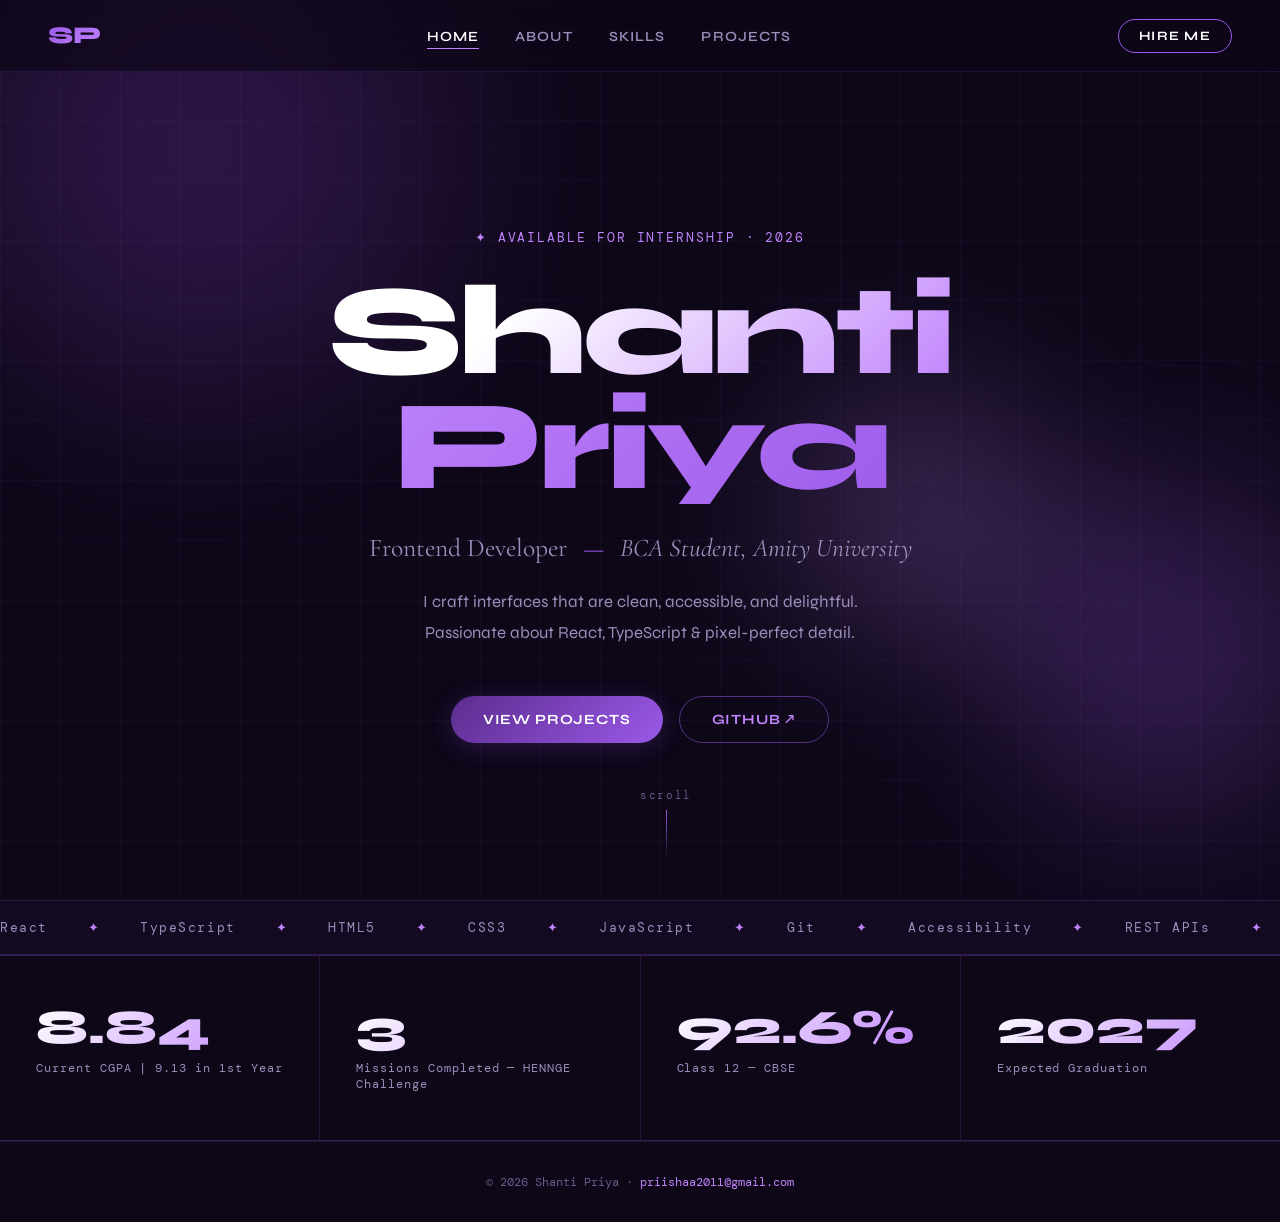
<file: index.html>
<!DOCTYPE html>
<html lang="en">
<head>
  <meta charset="UTF-8" />
  <meta name="viewport" content="width=device-width, initial-scale=1.0"/>
  <title>Shanti Priya — Frontend Developer</title>
  <link rel="preconnect" href="https://fonts.googleapis.com">
  <link href="https://fonts.googleapis.com/css2?family=Cormorant+Garamond:ital,wght@0,300;0,400;0,600;1,300&family=DM+Mono:wght@300;400&family=Syne:wght@400;600;800&display=swap" rel="stylesheet">
  <link rel="stylesheet" href="styles.css">
</head>
<body>

  <nav class="nav">
    <a href="index.html" class="nav-logo">SP</a>
    <ul class="nav-links">
      <li><a href="index.html" class="active">Home</a></li>
      <li><a href="about.html">About</a></li>
      <li><a href="skills.html">Skills</a></li>
      <li><a href="projects.html">Projects</a></li>
    </ul>
    <a href="mailto:priishaa2011@gmail.com" class="nav-cta">Hire Me</a>
  </nav>

  <main class="hero">
    <div class="hero-bg">
      <div class="orb orb1"></div>
      <div class="orb orb2"></div>
      <div class="orb orb3"></div>
      <div class="grid-overlay"></div>
    </div>

    <div class="hero-content">
      <p class="hero-tag animate-in" style="animation-delay:0.1s">✦ Available for Internship · 2026</p>
      <h1 class="hero-name animate-in" style="animation-delay:0.25s">
        <span class="name-first">Shanti</span>
        <span class="name-last">Priya</span>
      </h1>
      <p class="hero-role animate-in" style="animation-delay:0.4s">
        <span class="role-line">Frontend Developer</span>
        <span class="role-sep">—</span>
        <span class="role-line italic">BCA Student, Amity University</span>
      </p>
      <p class="hero-desc animate-in" style="animation-delay:0.55s">
        I craft interfaces that are clean, accessible, and delightful.<br>
        Passionate about React, TypeScript & pixel-perfect detail.
      </p>
      <div class="hero-actions animate-in" style="animation-delay:0.7s">
        <a href="projects.html" class="btn btn-primary">View Projects</a>
        <a href="https://github.com/priyashanti18" target="_blank" class="btn btn-outline">GitHub ↗</a>
      </div>
    </div>

    <div class="hero-scroll animate-in" style="animation-delay:1s">
      <span>scroll</span>
      <div class="scroll-line"></div>
    </div>
  </main>

  <section class="marquee-strip">
    <div class="marquee-track">
      <span>React</span><span>✦</span><span>TypeScript</span><span>✦</span>
      <span>HTML5</span><span>✦</span><span>CSS3</span><span>✦</span>
      <span>JavaScript</span><span>✦</span><span>Git</span><span>✦</span>
      <span>Accessibility</span><span>✦</span><span>REST APIs</span><span>✦</span>
      <span>React</span><span>✦</span><span>TypeScript</span><span>✦</span>
      <span>HTML5</span><span>✦</span><span>CSS3</span><span>✦</span>
      <span>JavaScript</span><span>✦</span><span>Git</span><span>✦</span>
      <span>Accessibility</span><span>✦</span><span>REST APIs</span><span>✦</span>
    </div>
  </section>

  <section class="quick-stats">
    <div class="stat-card animate-up">
      <span class="stat-number">8.84</span>
      <span class="stat-label">Current CGPA | 9.13 in 1st Year</span>
    </div>
    <div class="stat-card animate-up" style="animation-delay:0.15s">
      <span class="stat-number">3</span>
      <span class="stat-label">Missions Completed — HENNGE Challenge</span>
    </div>
    <div class="stat-card animate-up" style="animation-delay:0.3s">
      <span class="stat-number">92.6%</span>
      <span class="stat-label">Class 12 — CBSE</span>
    </div>
    <div class="stat-card animate-up" style="animation-delay:0.45s">
      <span class="stat-number">2027</span>
      <span class="stat-label">Expected Graduation</span>
    </div>
  </section>

  <footer class="footer">
    <p>© 2026 Shanti Priya · <a href="mailto:priishaa2011@gmail.com">priishaa2011@gmail.com</a></p>
  </footer>

  <script src="main.js"></script>
</body>
</html>
</file>
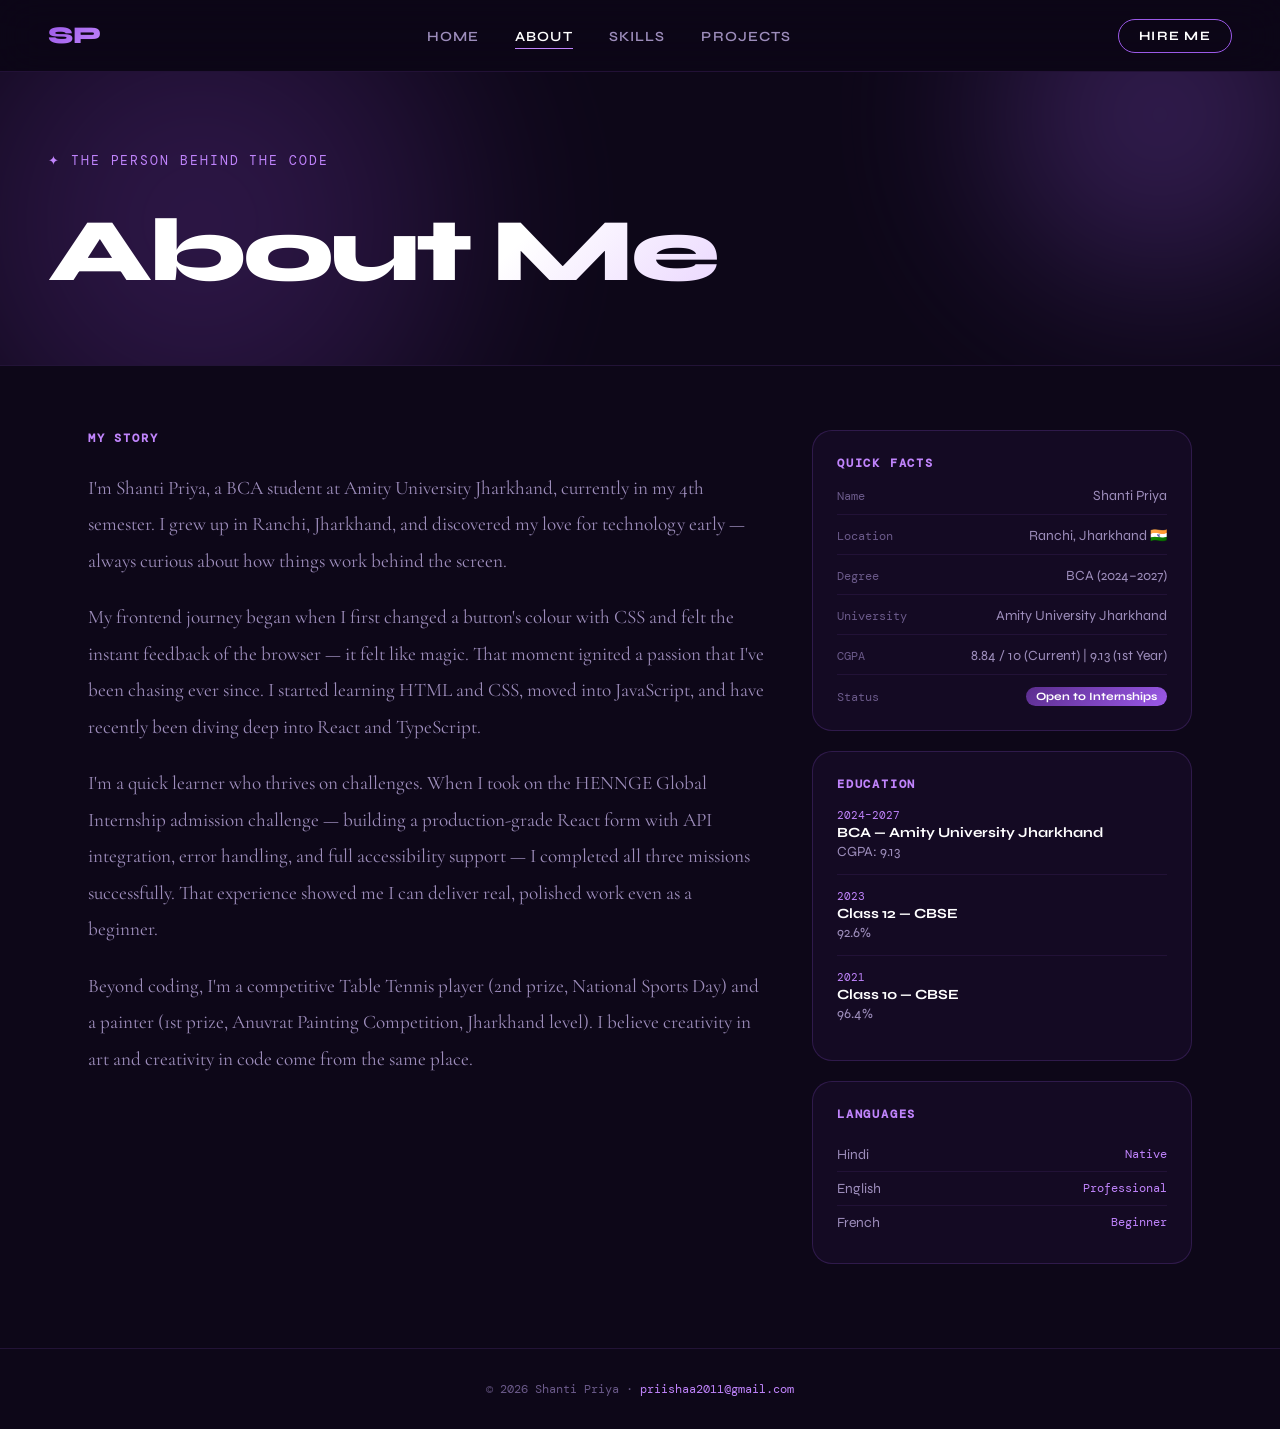
<file: about.html>
<!DOCTYPE html>
<html lang="en">
<head>
  <meta charset="UTF-8" />
  <meta name="viewport" content="width=device-width, initial-scale=1.0"/>
  <title>About — Shanti Priya</title>
  <link rel="preconnect" href="https://fonts.googleapis.com">
  <link href="https://fonts.googleapis.com/css2?family=Cormorant+Garamond:ital,wght@0,300;0,400;0,600;1,300&family=DM+Mono:wght@300;400&family=Syne:wght@400;600;800&display=swap" rel="stylesheet">
  <link rel="stylesheet" href="styles.css">
</head>
<body>

  <nav class="nav">
    <a href="index.html" class="nav-logo">SP</a>
    <ul class="nav-links">
      <li><a href="index.html">Home</a></li>
      <li><a href="about.html" class="active">About</a></li>
      <li><a href="skills.html">Skills</a></li>
      <li><a href="projects.html">Projects</a></li>
    </ul>
    <a href="mailto:priishaa2011@gmail.com" class="nav-cta">Hire Me</a>
  </nav>

  <main class="page-main">
    <div class="page-hero">
      <div class="orb orb1"></div>
      <div class="orb orb2"></div>
      <p class="hero-tag animate-in">✦ The Person Behind the Code</p>
      <h1 class="page-title animate-in" style="animation-delay:0.2s">About Me</h1>
    </div>

    <section class="about-grid">
      <div class="about-story animate-up">
        <h2 class="section-label">My Story</h2>
        <p>
          I'm Shanti Priya, a BCA student at Amity University Jharkhand, currently in my 4th semester.
          I grew up in Ranchi, Jharkhand, and discovered my love for technology early — always curious
          about how things work behind the screen.
        </p>
        <p>
          My frontend journey began when I first changed a button's colour with CSS and felt the instant
          feedback of the browser — it felt like magic. That moment ignited a passion that I've been
          chasing ever since. I started learning HTML and CSS, moved into JavaScript, and have recently
          been diving deep into React and TypeScript.
        </p>
        <p>
          I'm a quick learner who thrives on challenges. When I took on the HENNGE Global Internship
          admission challenge — building a production-grade React form with API integration, error handling,
          and full accessibility support — I completed all three missions successfully. That experience
          showed me I can deliver real, polished work even as a beginner.
        </p>
        <p>
          Beyond coding, I'm a competitive Table Tennis player (2nd prize, National Sports Day) and a
          painter (1st prize, Anuvrat Painting Competition, Jharkhand level). I believe creativity in
          art and creativity in code come from the same place.
        </p>
      </div>

      <div class="about-sidebar animate-up" style="animation-delay:0.2s">
        <div class="info-card">
          <h3>Quick Facts</h3>
          <ul>
            <li><span class="info-label">Name</span><span>Shanti Priya</span></li>
            <li><span class="info-label">Location</span><span>Ranchi, Jharkhand 🇮🇳</span></li>
            <li><span class="info-label">Degree</span><span>BCA (2024–2027)</span></li>
            <li><span class="info-label">University</span><span>Amity University Jharkhand</span></li>
            <li><span class="info-label">CGPA</span><span>8.84 / 10 (Current) | 9.13 (1st Year)</span></li>
            <li><span class="info-label">Status</span><span class="badge">Open to Internships</span></li>
          </ul>
        </div>

        <div class="info-card">
          <h3>Education</h3>
          <div class="edu-item">
            <span class="edu-year">2024–2027</span>
            <strong>BCA — Amity University Jharkhand</strong>
            <span>CGPA: 9.13</span>
          </div>
          <div class="edu-item">
            <span class="edu-year">2023</span>
            <strong>Class 12 — CBSE</strong>
            <span>92.6%</span>
          </div>
          <div class="edu-item">
            <span class="edu-year">2021</span>
            <strong>Class 10 — CBSE</strong>
            <span>96.4%</span>
          </div>
        </div>

        <div class="info-card">
          <h3>Languages</h3>
          <div class="lang-row"><span>Hindi</span><span class="lang-level">Native</span></div>
          <div class="lang-row"><span>English</span><span class="lang-level">Professional</span></div>
          <div class="lang-row"><span>French</span><span class="lang-level">Beginner</span></div>
        </div>
      </div>
    </section>
  </main>

  <footer class="footer">
    <p>© 2026 Shanti Priya · <a href="mailto:priishaa2011@gmail.com">priishaa2011@gmail.com</a></p>
  </footer>

  <script src="main.js"></script>
</body>
</html>
</file>
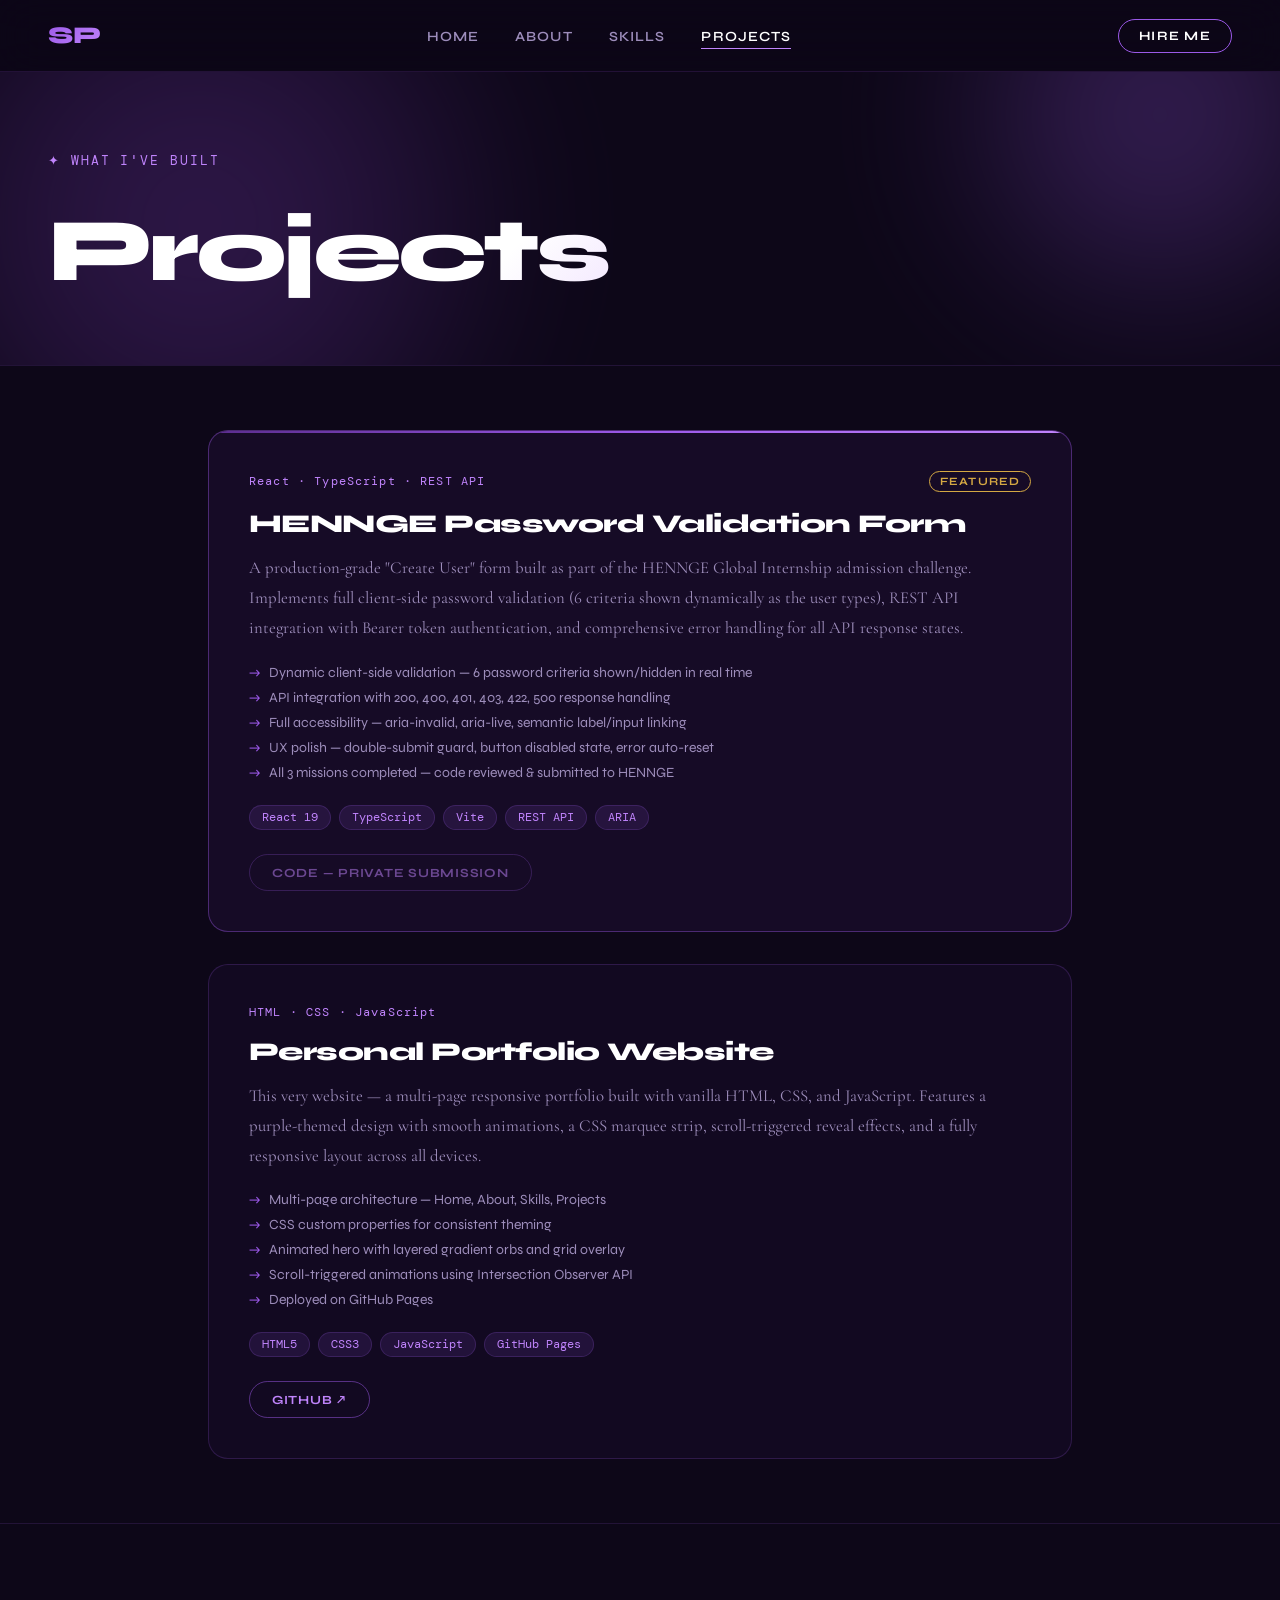
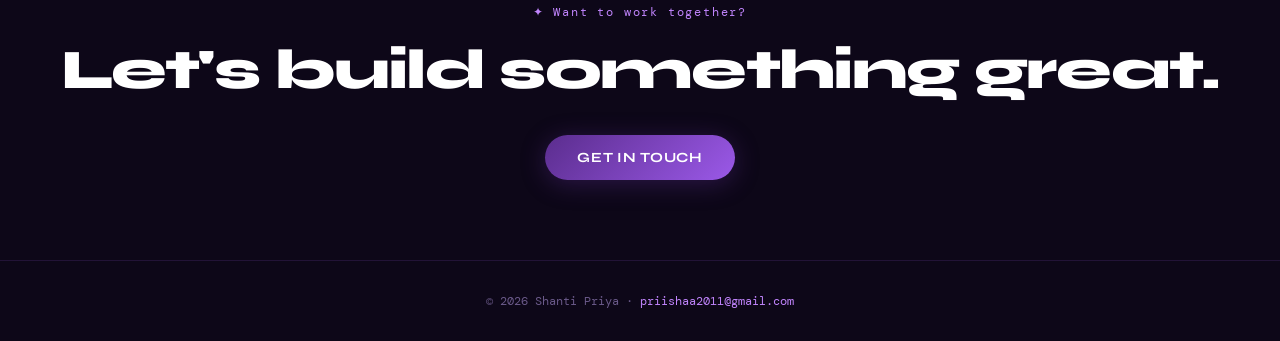
<file: projects.html>
<!DOCTYPE html>
<html lang="en">
<head>
  <meta charset="UTF-8" />
  <meta name="viewport" content="width=device-width, initial-scale=1.0"/>
  <title>Projects — Shanti Priya</title>
  <link rel="preconnect" href="https://fonts.googleapis.com">
  <link href="https://fonts.googleapis.com/css2?family=Cormorant+Garamond:ital,wght@0,300;0,400;0,600;1,300&family=DM+Mono:wght@300;400&family=Syne:wght@400;600;800&display=swap" rel="stylesheet">
  <link rel="stylesheet" href="styles.css">
</head>
<body>

  <nav class="nav">
    <a href="index.html" class="nav-logo">SP</a>
    <ul class="nav-links">
      <li><a href="index.html">Home</a></li>
      <li><a href="about.html">About</a></li>
      <li><a href="skills.html">Skills</a></li>
      <li><a href="projects.html" class="active">Projects</a></li>
    </ul>
    <a href="mailto:priishaa2011@gmail.com" class="nav-cta">Hire Me</a>
  </nav>

  <main class="page-main">
    <div class="page-hero">
      <div class="orb orb1"></div>
      <div class="orb orb2"></div>
      <p class="hero-tag animate-in">✦ What I've Built</p>
      <h1 class="page-title animate-in" style="animation-delay:0.2s">Projects</h1>
    </div>

    <section class="projects-grid">

      <article class="project-card featured animate-up">
        <div class="project-header">
          <span class="project-tag">React · TypeScript · REST API</span>
          <span class="project-badge">Featured</span>
        </div>
        <h2 class="project-title">HENNGE Password Validation Form</h2>
        <p class="project-desc">
          A production-grade "Create User" form built as part of the HENNGE Global Internship
          admission challenge. Implements full client-side password validation (6 criteria shown
          dynamically as the user types), REST API integration with Bearer token authentication,
          and comprehensive error handling for all API response states.
        </p>
        <ul class="project-highlights">
          <li>Dynamic client-side validation — 6 password criteria shown/hidden in real time</li>
          <li>API integration with 200, 400, 401, 403, 422, 500 response handling</li>
          <li>Full accessibility — aria-invalid, aria-live, semantic label/input linking</li>
          <li>UX polish — double-submit guard, button disabled state, error auto-reset</li>
          <li>All 3 missions completed — code reviewed & submitted to HENNGE</li>
        </ul>
        <div class="project-tech">
          <span>React 19</span><span>TypeScript</span><span>Vite</span><span>REST API</span><span>ARIA</span>
        </div>
        <div class="project-links">
          <span class="btn btn-outline btn-sm" style="opacity:0.5;cursor:default;">Code — Private Submission</span>
        </div>
      </article>

      <article class="project-card animate-up" style="animation-delay:0.2s">
        <div class="project-header">
          <span class="project-tag">HTML · CSS · JavaScript</span>
        </div>
        <h2 class="project-title">Personal Portfolio Website</h2>
        <p class="project-desc">
          This very website — a multi-page responsive portfolio built with vanilla HTML, CSS, and
          JavaScript. Features a purple-themed design with smooth animations, a CSS marquee strip,
          scroll-triggered reveal effects, and a fully responsive layout across all devices.
        </p>
        <ul class="project-highlights">
          <li>Multi-page architecture — Home, About, Skills, Projects</li>
          <li>CSS custom properties for consistent theming</li>
          <li>Animated hero with layered gradient orbs and grid overlay</li>
          <li>Scroll-triggered animations using Intersection Observer API</li>
          <li>Deployed on GitHub Pages</li>
        </ul>
        <div class="project-tech">
          <span>HTML5</span><span>CSS3</span><span>JavaScript</span><span>GitHub Pages</span>
        </div>
        <div class="project-links">
          <a href="https://github.com/priyashanti18" target="_blank" class="btn btn-outline btn-sm">GitHub ↗</a>
        </div>
      </article>

    </section>

    <section class="cta-section animate-up">
      <p class="cta-label">✦ Want to work together?</p>
      <h2 class="cta-title">Let's build something great.</h2>
      <a href="mailto:priishaa2011@gmail.com" class="btn btn-primary">Get in Touch</a>
    </section>
  </main>

  <footer class="footer">
    <p>© 2026 Shanti Priya · <a href="mailto:priishaa2011@gmail.com">priishaa2011@gmail.com</a></p>
  </footer>

  <script src="main.js"></script>
</body>
</html>
</file>
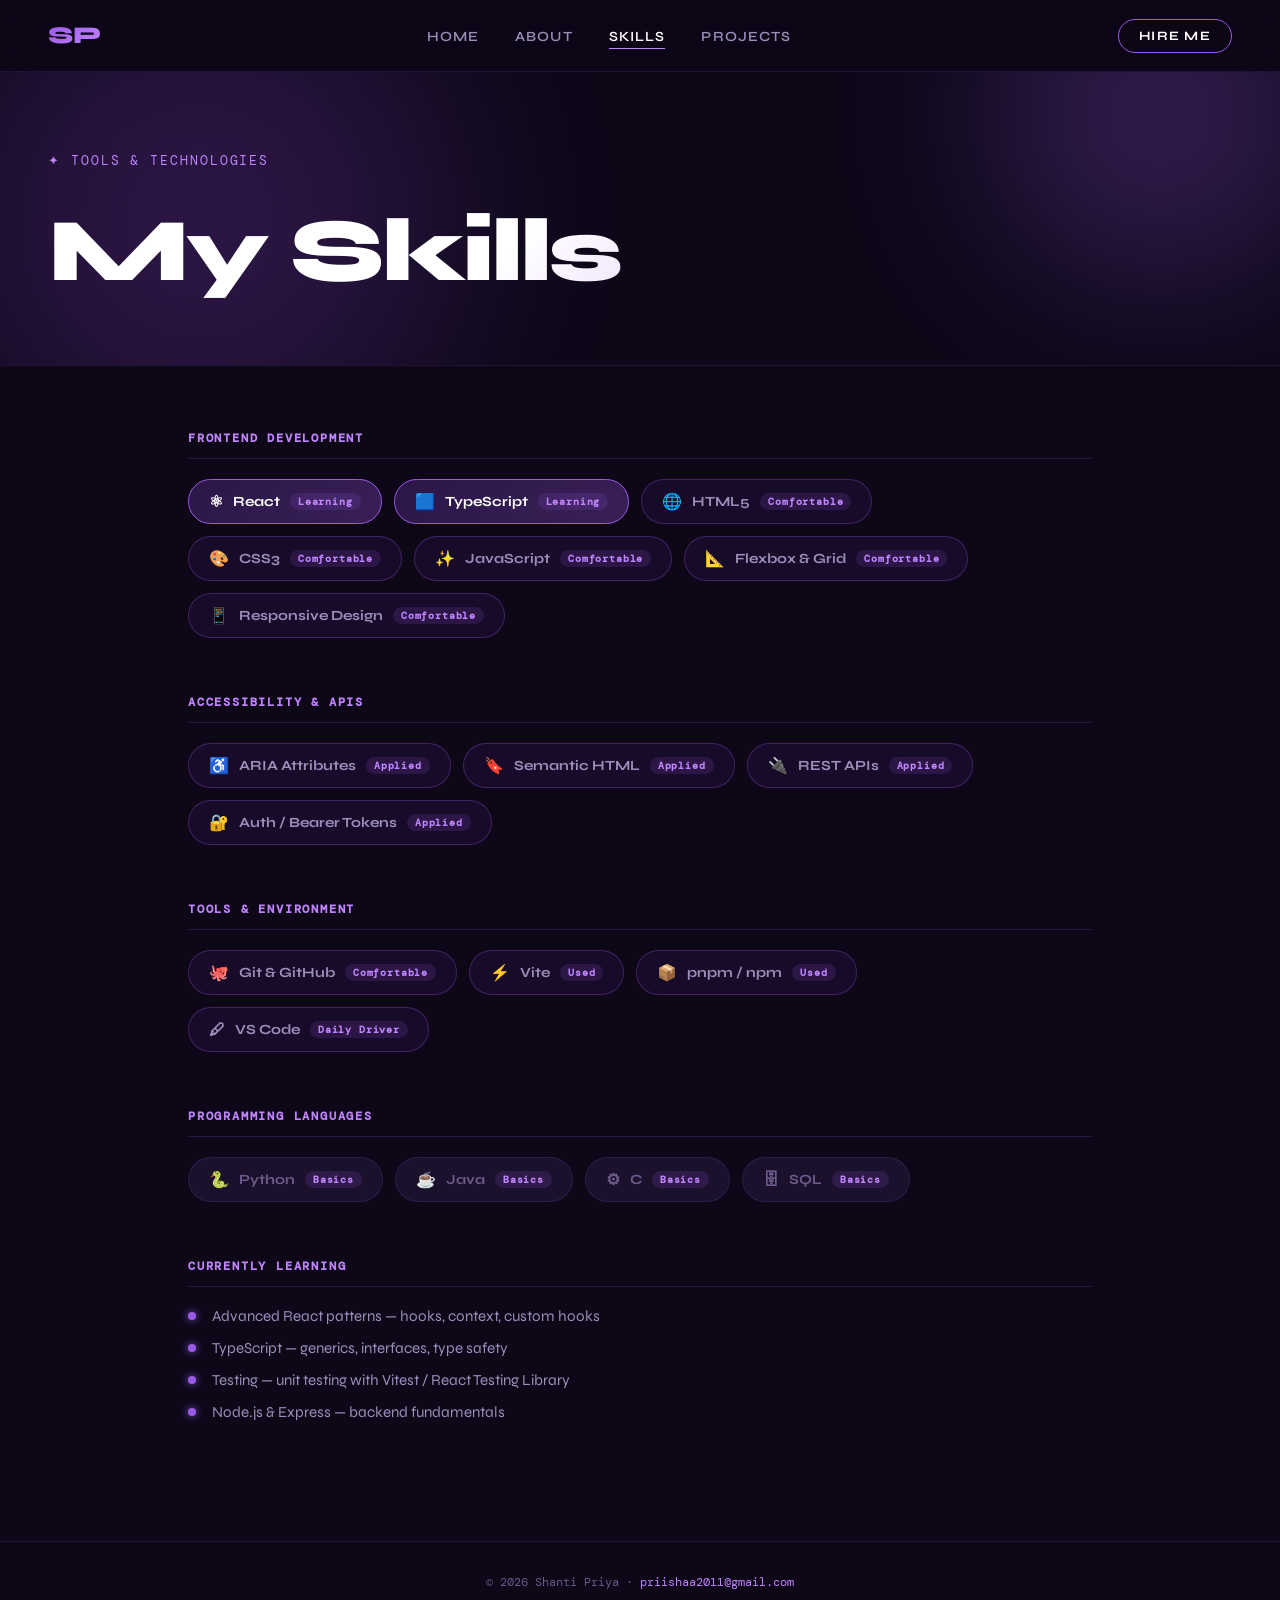
<file: skills.html>
<!DOCTYPE html>
<html lang="en">
<head>
  <meta charset="UTF-8" />
  <meta name="viewport" content="width=device-width, initial-scale=1.0"/>
  <title>Skills — Shanti Priya</title>
  <link rel="preconnect" href="https://fonts.googleapis.com">
  <link href="https://fonts.googleapis.com/css2?family=Cormorant+Garamond:ital,wght@0,300;0,400;0,600;1,300&family=DM+Mono:wght@300;400&family=Syne:wght@400;600;800&display=swap" rel="stylesheet">
  <link rel="stylesheet" href="styles.css">
</head>
<body>

  <nav class="nav">
    <a href="index.html" class="nav-logo">SP</a>
    <ul class="nav-links">
      <li><a href="index.html">Home</a></li>
      <li><a href="about.html">About</a></li>
      <li><a href="skills.html" class="active">Skills</a></li>
      <li><a href="projects.html">Projects</a></li>
    </ul>
    <a href="mailto:priishaa2011@gmail.com" class="nav-cta">Hire Me</a>
  </nav>

  <main class="page-main">
    <div class="page-hero">
      <div class="orb orb1"></div>
      <div class="orb orb2"></div>
      <p class="hero-tag animate-in">✦ Tools & Technologies</p>
      <h1 class="page-title animate-in" style="animation-delay:0.2s">My Skills</h1>
    </div>

    <section class="skills-section">

      <div class="skill-group animate-up">
        <h2 class="skill-group-title">Frontend Development</h2>
        <div class="skill-chips">
          <div class="skill-chip primary">
            <span class="chip-icon">⚛</span>
            <span class="chip-name">React</span>
            <span class="chip-level">Learning</span>
          </div>
          <div class="skill-chip primary">
            <span class="chip-icon">🟦</span>
            <span class="chip-name">TypeScript</span>
            <span class="chip-level">Learning</span>
          </div>
          <div class="skill-chip solid">
            <span class="chip-icon">🌐</span>
            <span class="chip-name">HTML5</span>
            <span class="chip-level">Comfortable</span>
          </div>
          <div class="skill-chip solid">
            <span class="chip-icon">🎨</span>
            <span class="chip-name">CSS3</span>
            <span class="chip-level">Comfortable</span>
          </div>
          <div class="skill-chip solid">
            <span class="chip-icon">✨</span>
            <span class="chip-name">JavaScript</span>
            <span class="chip-level">Comfortable</span>
          </div>
          <div class="skill-chip solid">
            <span class="chip-icon">📐</span>
            <span class="chip-name">Flexbox & Grid</span>
            <span class="chip-level">Comfortable</span>
          </div>
          <div class="skill-chip solid">
            <span class="chip-icon">📱</span>
            <span class="chip-name">Responsive Design</span>
            <span class="chip-level">Comfortable</span>
          </div>
        </div>
      </div>

      <div class="skill-group animate-up" style="animation-delay:0.15s">
        <h2 class="skill-group-title">Accessibility & APIs</h2>
        <div class="skill-chips">
          <div class="skill-chip solid">
            <span class="chip-icon">♿</span>
            <span class="chip-name">ARIA Attributes</span>
            <span class="chip-level">Applied</span>
          </div>
          <div class="skill-chip solid">
            <span class="chip-icon">🔖</span>
            <span class="chip-name">Semantic HTML</span>
            <span class="chip-level">Applied</span>
          </div>
          <div class="skill-chip solid">
            <span class="chip-icon">🔌</span>
            <span class="chip-name">REST APIs</span>
            <span class="chip-level">Applied</span>
          </div>
          <div class="skill-chip solid">
            <span class="chip-icon">🔐</span>
            <span class="chip-name">Auth / Bearer Tokens</span>
            <span class="chip-level">Applied</span>
          </div>
        </div>
      </div>

      <div class="skill-group animate-up" style="animation-delay:0.3s">
        <h2 class="skill-group-title">Tools & Environment</h2>
        <div class="skill-chips">
          <div class="skill-chip solid">
            <span class="chip-icon">🐙</span>
            <span class="chip-name">Git & GitHub</span>
            <span class="chip-level">Comfortable</span>
          </div>
          <div class="skill-chip solid">
            <span class="chip-icon">⚡</span>
            <span class="chip-name">Vite</span>
            <span class="chip-level">Used</span>
          </div>
          <div class="skill-chip solid">
            <span class="chip-icon">📦</span>
            <span class="chip-name">pnpm / npm</span>
            <span class="chip-level">Used</span>
          </div>
          <div class="skill-chip solid">
            <span class="chip-icon">🖊</span>
            <span class="chip-name">VS Code</span>
            <span class="chip-level">Daily Driver</span>
          </div>
        </div>
      </div>

      <div class="skill-group animate-up" style="animation-delay:0.45s">
        <h2 class="skill-group-title">Programming Languages</h2>
        <div class="skill-chips">
          <div class="skill-chip muted">
            <span class="chip-icon">🐍</span>
            <span class="chip-name">Python</span>
            <span class="chip-level">Basics</span>
          </div>
          <div class="skill-chip muted">
            <span class="chip-icon">☕</span>
            <span class="chip-name">Java</span>
            <span class="chip-level">Basics</span>
          </div>
          <div class="skill-chip muted">
            <span class="chip-icon">⚙</span>
            <span class="chip-name">C</span>
            <span class="chip-level">Basics</span>
          </div>
          <div class="skill-chip muted">
            <span class="chip-icon">🗄</span>
            <span class="chip-name">SQL</span>
            <span class="chip-level">Basics</span>
          </div>
        </div>
      </div>

      <div class="skill-group animate-up" style="animation-delay:0.6s">
        <h2 class="skill-group-title">Currently Learning</h2>
        <div class="learning-list">
          <div class="learning-item">
            <span class="learning-dot"></span>
            <span>Advanced React patterns — hooks, context, custom hooks</span>
          </div>
          <div class="learning-item">
            <span class="learning-dot"></span>
            <span>TypeScript — generics, interfaces, type safety</span>
          </div>
          <div class="learning-item">
            <span class="learning-dot"></span>
            <span>Testing — unit testing with Vitest / React Testing Library</span>
          </div>
          <div class="learning-item">
            <span class="learning-dot"></span>
            <span>Node.js & Express — backend fundamentals</span>
          </div>
        </div>
      </div>

    </section>
  </main>

  <footer class="footer">
    <p>© 2026 Shanti Priya · <a href="mailto:priishaa2011@gmail.com">priishaa2011@gmail.com</a></p>
  </footer>

  <script src="main.js"></script>
</body>
</html>
</file>
<file: styles.css>
/* ── Variables ─────────────────────────────────────────────────────────── */
:root {
  --purple-deep:    #2D0A6B;
  --purple:         #5B2D8E;
  --purple-mid:     #7C3DB8;
  --purple-bright:  #9B59E8;
  --purple-glow:    #C084FC;
  --purple-soft:    #EDE7F6;
  --purple-ultra:   #F5F0FF;
  --ink:            #0D0718;
  --ink-muted:      #2A1C42;
  --text:           #1A0A30;
  --text-muted:     #6B5A8A;
  --text-light:     #9D8DBB;
  --white:          #FFFFFF;
  --gold:           #D4A843;
  --font-display:   'Syne', sans-serif;
  --font-serif:     'Cormorant Garamond', serif;
  --font-mono:      'DM Mono', monospace;
  --radius:         12px;
  --radius-lg:      20px;
  --nav-h:          72px;
  --transition:     0.35s cubic-bezier(0.4, 0, 0.2, 1);
}

/* ── Reset ─────────────────────────────────────────────────────────────── */
*, *::before, *::after { margin: 0; padding: 0; box-sizing: border-box; }
html { scroll-behavior: smooth; }
body {
  font-family: var(--font-display);
  background: var(--ink);
  color: var(--white);
  min-height: 100vh;
  overflow-x: hidden;
}
a { text-decoration: none; color: inherit; }
ul { list-style: none; }
img { display: block; max-width: 100%; }

/* ── Nav ───────────────────────────────────────────────────────────────── */
.nav {
  position: fixed; top: 0; left: 0; right: 0; z-index: 100;
  height: var(--nav-h);
  display: flex; align-items: center; justify-content: space-between;
  padding: 0 48px;
  background: rgba(13,7,24,0.7);
  backdrop-filter: blur(20px);
  border-bottom: 1px solid rgba(155,89,232,0.15);
}
.nav-logo {
  font-family: var(--font-display);
  font-weight: 800; font-size: 1.5rem;
  background: linear-gradient(135deg, var(--purple-bright), var(--purple-glow));
  -webkit-background-clip: text; -webkit-text-fill-color: transparent;
  letter-spacing: -0.02em;
}
.nav-links {
  display: flex; gap: 36px;
}
.nav-links a {
  font-size: 0.875rem; font-weight: 600; letter-spacing: 0.08em;
  text-transform: uppercase; color: var(--text-light);
  transition: color var(--transition);
  position: relative; padding-bottom: 4px;
}
.nav-links a::after {
  content: ''; position: absolute; bottom: 0; left: 0;
  width: 0; height: 1px;
  background: var(--purple-glow);
  transition: width var(--transition);
}
.nav-links a:hover, .nav-links a.active {
  color: var(--white);
}
.nav-links a:hover::after, .nav-links a.active::after { width: 100%; }
.nav-cta {
  font-size: 0.8rem; font-weight: 700; letter-spacing: 0.1em;
  text-transform: uppercase; color: var(--white);
  border: 1px solid var(--purple-bright);
  padding: 8px 20px; border-radius: 40px;
  transition: background var(--transition), box-shadow var(--transition);
}
.nav-cta:hover {
  background: var(--purple-bright);
  box-shadow: 0 0 20px rgba(155,89,232,0.4);
}

/* ── Animations ────────────────────────────────────────────────────────── */
@keyframes fadeUp {
  from { opacity: 0; transform: translateY(32px); }
  to   { opacity: 1; transform: translateY(0); }
}
@keyframes fadeIn {
  from { opacity: 0; } to { opacity: 1; }
}
@keyframes float {
  0%, 100% { transform: translateY(0) scale(1); }
  50%       { transform: translateY(-20px) scale(1.05); }
}
@keyframes scrollLine {
  0%   { transform: scaleY(0); transform-origin: top; }
  50%  { transform: scaleY(1); transform-origin: top; }
  51%  { transform: scaleY(1); transform-origin: bottom; }
  100% { transform: scaleY(0); transform-origin: bottom; }
}
@keyframes marquee {
  from { transform: translateX(0); }
  to   { transform: translateX(-50%); }
}

.animate-in {
  opacity: 0;
  animation: fadeUp 0.8s ease forwards;
}
.animate-up {
  opacity: 0;
  transform: translateY(40px);
  transition: opacity 0.7s ease, transform 0.7s ease;
}
.animate-up.visible {
  opacity: 1;
  transform: translateY(0);
}

/* ── Hero ──────────────────────────────────────────────────────────────── */
.hero {
  position: relative; min-height: 100vh;
  display: flex; align-items: center; justify-content: center;
  overflow: hidden; padding-top: var(--nav-h);
}
.hero-bg {
  position: absolute; inset: 0; pointer-events: none;
}
.orb {
  position: absolute; border-radius: 50%;
  filter: blur(80px); opacity: 0.35;
}
.orb1 {
  width: 600px; height: 600px;
  background: radial-gradient(circle, var(--purple-mid), transparent);
  top: -150px; left: -100px;
  animation: float 8s ease-in-out infinite;
}
.orb2 {
  width: 400px; height: 400px;
  background: radial-gradient(circle, var(--purple-bright), transparent);
  bottom: 50px; right: -80px;
  animation: float 10s ease-in-out infinite reverse;
}
.orb3 {
  width: 300px; height: 300px;
  background: radial-gradient(circle, #C084FC, transparent);
  top: 40%; left: 60%;
  animation: float 12s ease-in-out infinite;
}
.grid-overlay {
  position: absolute; inset: 0;
  background-image:
    linear-gradient(rgba(155,89,232,0.05) 1px, transparent 1px),
    linear-gradient(90deg, rgba(155,89,232,0.05) 1px, transparent 1px);
  background-size: 60px 60px;
}
.hero-content {
  position: relative; z-index: 2;
  text-align: center; max-width: 820px; padding: 0 24px;
}
.hero-tag {
  font-family: var(--font-mono);
  font-size: 0.8rem; letter-spacing: 0.15em;
  color: var(--purple-glow); text-transform: uppercase;
  margin-bottom: 28px;
}
.hero-name {
  font-family: var(--font-display);
  font-size: clamp(4rem, 10vw, 9rem);
  font-weight: 800; line-height: 0.9;
  letter-spacing: -0.04em;
  margin-bottom: 28px;
}
.name-first {
  display: block;
  background: linear-gradient(135deg, var(--white) 30%, var(--purple-glow));
  -webkit-background-clip: text; -webkit-text-fill-color: transparent;
}
.name-last {
  display: block;
  background: linear-gradient(135deg, var(--purple-glow), var(--purple-bright));
  -webkit-background-clip: text; -webkit-text-fill-color: transparent;
}
.hero-role {
  display: flex; align-items: center; justify-content: center;
  gap: 16px; flex-wrap: wrap;
  font-family: var(--font-serif);
  font-size: clamp(1.1rem, 2.5vw, 1.6rem);
  color: var(--text-light);
  margin-bottom: 24px;
}
.role-sep { color: var(--purple-bright); }
.italic { font-style: italic; }
.hero-desc {
  font-size: 1.05rem; line-height: 1.8;
  color: var(--text-light);
  margin-bottom: 48px;
}
.hero-actions { display: flex; gap: 16px; justify-content: center; flex-wrap: wrap; }

/* Buttons */
.btn {
  display: inline-flex; align-items: center; gap: 8px;
  font-family: var(--font-display);
  font-size: 0.875rem; font-weight: 700;
  letter-spacing: 0.06em; text-transform: uppercase;
  padding: 14px 32px; border-radius: 40px;
  transition: all var(--transition); cursor: pointer;
}
.btn-primary {
  background: linear-gradient(135deg, var(--purple), var(--purple-bright));
  color: var(--white);
  box-shadow: 0 4px 24px rgba(91,45,142,0.4);
}
.btn-primary:hover {
  transform: translateY(-2px);
  box-shadow: 0 8px 32px rgba(155,89,232,0.5);
}
.btn-outline {
  border: 1.5px solid rgba(155,89,232,0.5);
  color: var(--purple-glow);
  background: transparent;
}
.btn-outline:hover {
  border-color: var(--purple-bright);
  background: rgba(155,89,232,0.1);
  transform: translateY(-2px);
}
.btn-sm { padding: 10px 22px; font-size: 0.78rem; }

/* Scroll indicator */
.hero-scroll {
  position: absolute; bottom: 40px; left: 50%; transform: translateX(-50%);
  display: flex; flex-direction: column; align-items: center; gap: 8px;
  font-family: var(--font-mono); font-size: 0.7rem;
  color: var(--text-muted); letter-spacing: 0.15em;
}
.scroll-line {
  width: 1px; height: 50px;
  background: linear-gradient(to bottom, var(--purple-bright), transparent);
  animation: scrollLine 2s ease infinite;
}

/* ── Marquee ───────────────────────────────────────────────────────────── */
.marquee-strip {
  overflow: hidden;
  border-top: 1px solid rgba(155,89,232,0.2);
  border-bottom: 1px solid rgba(155,89,232,0.2);
  background: rgba(91,45,142,0.08);
  padding: 18px 0;
}
.marquee-track {
  display: flex; gap: 40px;
  white-space: nowrap;
  animation: marquee 20s linear infinite;
  font-family: var(--font-mono);
  font-size: 0.8rem; letter-spacing: 0.12em;
  color: var(--text-light);
}
.marquee-track span:nth-child(even) { color: var(--purple-glow); }

/* ── Stats ─────────────────────────────────────────────────────────────── */
.quick-stats {
  display: grid; grid-template-columns: repeat(auto-fit, minmax(200px, 1fr));
  gap: 1px; background: rgba(155,89,232,0.15);
  border-top: 1px solid rgba(155,89,232,0.15);
  border-bottom: 1px solid rgba(155,89,232,0.15);
}
.stat-card {
  background: var(--ink);
  padding: 48px 36px;
  display: flex; flex-direction: column; gap: 8px;
  transition: background var(--transition);
}
.stat-card:hover { background: rgba(91,45,142,0.12); }
.stat-number {
  font-family: var(--font-display);
  font-size: 3rem; font-weight: 800;
  background: linear-gradient(135deg, var(--white), var(--purple-glow));
  -webkit-background-clip: text; -webkit-text-fill-color: transparent;
  line-height: 1;
}
.stat-label {
  font-family: var(--font-mono);
  font-size: 0.75rem; color: var(--text-light); letter-spacing: 0.08em;
}

/* ── Page layouts ──────────────────────────────────────────────────────── */
.page-main { padding-top: var(--nav-h); min-height: 100vh; }
.page-hero {
  position: relative; overflow: hidden;
  padding: 80px 48px 60px;
  border-bottom: 1px solid rgba(155,89,232,0.15);
}
.page-title {
  font-family: var(--font-display);
  font-size: clamp(3rem, 7vw, 6rem);
  font-weight: 800; letter-spacing: -0.04em;
  background: linear-gradient(135deg, var(--white) 40%, var(--purple-glow));
  -webkit-background-clip: text; -webkit-text-fill-color: transparent;
  margin-top: 16px;
}

/* ── About ─────────────────────────────────────────────────────────────── */
.about-grid {
  display: grid; grid-template-columns: 1fr 380px;
  gap: 48px; padding: 64px 48px; max-width: 1200px; margin: 0 auto;
}
.about-story h2.section-label {
  font-family: var(--font-mono); font-size: 0.75rem;
  letter-spacing: 0.15em; text-transform: uppercase;
  color: var(--purple-glow); margin-bottom: 24px;
}
.about-story p {
  font-family: var(--font-serif); font-size: 1.2rem; line-height: 1.9;
  color: var(--text-light); margin-bottom: 20px;
}
.info-card {
  background: rgba(91,45,142,0.1);
  border: 1px solid rgba(155,89,232,0.2);
  border-radius: var(--radius-lg);
  padding: 24px; margin-bottom: 20px;
}
.info-card h3 {
  font-size: 0.75rem; font-family: var(--font-mono);
  letter-spacing: 0.15em; text-transform: uppercase;
  color: var(--purple-glow); margin-bottom: 16px;
}
.info-card ul { display: flex; flex-direction: column; gap: 12px; }
.info-card li {
  display: flex; justify-content: space-between; align-items: center;
  font-size: 0.875rem; color: var(--text-light);
  border-bottom: 1px solid rgba(155,89,232,0.1); padding-bottom: 10px;
}
.info-card li:last-child { border-bottom: none; padding-bottom: 0; }
.info-label { color: var(--text-muted); font-family: var(--font-mono); font-size: 0.75rem; }
.badge {
  background: linear-gradient(135deg, var(--purple), var(--purple-bright));
  color: white; font-size: 0.7rem; padding: 3px 10px;
  border-radius: 20px; font-weight: 700;
}
.edu-item {
  display: flex; flex-direction: column; gap: 2px;
  margin-bottom: 14px; padding-bottom: 14px;
  border-bottom: 1px solid rgba(155,89,232,0.1);
  font-size: 0.875rem;
}
.edu-item:last-child { margin-bottom: 0; border-bottom: none; }
.edu-year { font-family: var(--font-mono); font-size: 0.7rem; color: var(--purple-glow); }
.edu-item strong { color: var(--white); }
.edu-item span:last-child { color: var(--text-light); }
.lang-row {
  display: flex; justify-content: space-between;
  font-size: 0.875rem; color: var(--text-light);
  padding: 8px 0; border-bottom: 1px solid rgba(155,89,232,0.1);
}
.lang-row:last-child { border-bottom: none; }
.lang-level { font-family: var(--font-mono); font-size: 0.75rem; color: var(--purple-glow); }

/* ── Skills ────────────────────────────────────────────────────────────── */
.skills-section { padding: 64px 48px; max-width: 1000px; margin: 0 auto; }
.skill-group { margin-bottom: 56px; }
.skill-group-title {
  font-family: var(--font-mono); font-size: 0.75rem;
  letter-spacing: 0.15em; text-transform: uppercase;
  color: var(--purple-glow); margin-bottom: 20px;
  padding-bottom: 12px;
  border-bottom: 1px solid rgba(155,89,232,0.2);
}
.skill-chips { display: flex; flex-wrap: wrap; gap: 12px; }
.skill-chip {
  display: flex; align-items: center; gap: 10px;
  padding: 12px 20px; border-radius: 40px;
  font-size: 0.875rem; font-weight: 600;
  transition: all var(--transition);
}
.skill-chip.primary {
  background: linear-gradient(135deg, rgba(91,45,142,0.4), rgba(155,89,232,0.3));
  border: 1.5px solid var(--purple-bright);
  color: var(--white);
}
.skill-chip.solid {
  background: rgba(91,45,142,0.15);
  border: 1px solid rgba(155,89,232,0.3);
  color: var(--text-light);
}
.skill-chip.muted {
  background: rgba(42,28,66,0.5);
  border: 1px solid rgba(155,89,232,0.15);
  color: var(--text-muted);
}
.skill-chip:hover { transform: translateY(-2px); filter: brightness(1.15); }
.chip-icon { font-size: 1rem; }
.chip-name { font-weight: 700; }
.chip-level {
  font-family: var(--font-mono); font-size: 0.65rem;
  color: var(--purple-glow); letter-spacing: 0.08em;
  background: rgba(155,89,232,0.15); padding: 2px 8px; border-radius: 10px;
}
.learning-list { display: flex; flex-direction: column; gap: 14px; }
.learning-item {
  display: flex; align-items: center; gap: 16px;
  font-size: 0.95rem; color: var(--text-light);
}
.learning-dot {
  width: 8px; height: 8px; border-radius: 50%;
  background: var(--purple-bright); flex-shrink: 0;
  box-shadow: 0 0 8px var(--purple-bright);
}

/* ── Projects ──────────────────────────────────────────────────────────── */
.projects-grid {
  padding: 64px 48px; max-width: 960px; margin: 0 auto;
  display: flex; flex-direction: column; gap: 32px;
}
.project-card {
  background: rgba(91,45,142,0.08);
  border: 1px solid rgba(155,89,232,0.2);
  border-radius: var(--radius-lg);
  padding: 40px;
  transition: border-color var(--transition), background var(--transition);
}
.project-card:hover {
  border-color: rgba(155,89,232,0.5);
  background: rgba(91,45,142,0.15);
}
.project-card.featured {
  border-color: rgba(155,89,232,0.4);
  background: rgba(91,45,142,0.12);
  position: relative; overflow: hidden;
}
.project-card.featured::before {
  content: '';
  position: absolute; top: 0; left: 0; right: 0; height: 2px;
  background: linear-gradient(90deg, var(--purple), var(--purple-bright), var(--purple-glow));
}
.project-header {
  display: flex; justify-content: space-between; align-items: center;
  margin-bottom: 16px;
}
.project-tag {
  font-family: var(--font-mono); font-size: 0.72rem;
  color: var(--purple-glow); letter-spacing: 0.1em;
}
.project-badge {
  font-size: 0.7rem; font-weight: 700; letter-spacing: 0.1em;
  text-transform: uppercase; color: var(--gold);
  border: 1px solid var(--gold); padding: 3px 10px; border-radius: 20px;
}
.project-title {
  font-size: 1.6rem; font-weight: 800; letter-spacing: -0.02em;
  color: var(--white); margin-bottom: 14px;
}
.project-desc {
  font-family: var(--font-serif); font-size: 1.05rem; line-height: 1.8;
  color: var(--text-light); margin-bottom: 20px;
}
.project-highlights {
  list-style: none; display: flex; flex-direction: column; gap: 8px;
  margin-bottom: 24px;
}
.project-highlights li {
  font-size: 0.875rem; color: var(--text-light);
  padding-left: 20px; position: relative;
}
.project-highlights li::before {
  content: '→'; position: absolute; left: 0;
  color: var(--purple-bright);
}
.project-tech { display: flex; flex-wrap: wrap; gap: 8px; margin-bottom: 24px; }
.project-tech span {
  font-family: var(--font-mono); font-size: 0.72rem;
  color: var(--purple-glow);
  background: rgba(155,89,232,0.12); border: 1px solid rgba(155,89,232,0.2);
  padding: 4px 12px; border-radius: 20px;
}
.project-links { display: flex; gap: 12px; }

/* CTA section */
.cta-section {
  text-align: center; padding: 80px 48px;
  border-top: 1px solid rgba(155,89,232,0.15);
}
.cta-label {
  font-family: var(--font-mono); font-size: 0.75rem;
  letter-spacing: 0.15em; color: var(--purple-glow); margin-bottom: 16px;
}
.cta-title {
  font-size: clamp(2rem, 5vw, 3.5rem); font-weight: 800;
  letter-spacing: -0.03em; color: var(--white); margin-bottom: 32px;
}

/* ── Footer ────────────────────────────────────────────────────────────── */
.footer {
  border-top: 1px solid rgba(155,89,232,0.15);
  padding: 32px 48px; text-align: center;
  font-family: var(--font-mono); font-size: 0.75rem;
  color: var(--text-muted);
}
.footer a { color: var(--purple-glow); }
.footer a:hover { color: var(--white); }

/* ── Responsive ────────────────────────────────────────────────────────── */
@media (max-width: 900px) {
  .nav { padding: 0 24px; }
  .nav-links { gap: 20px; }
  .about-grid { grid-template-columns: 1fr; }
  .about-sidebar { order: -1; }
  .page-hero { padding: 60px 24px 40px; }
  .skills-section, .projects-grid { padding: 40px 24px; }
  .about-grid { padding: 40px 24px; }
}
@media (max-width: 600px) {
  .nav-links { display: none; }
  .hero-name { font-size: 3.5rem; }
  .quick-stats { grid-template-columns: 1fr 1fr; }
  .project-card { padding: 24px; }
}
</file>
